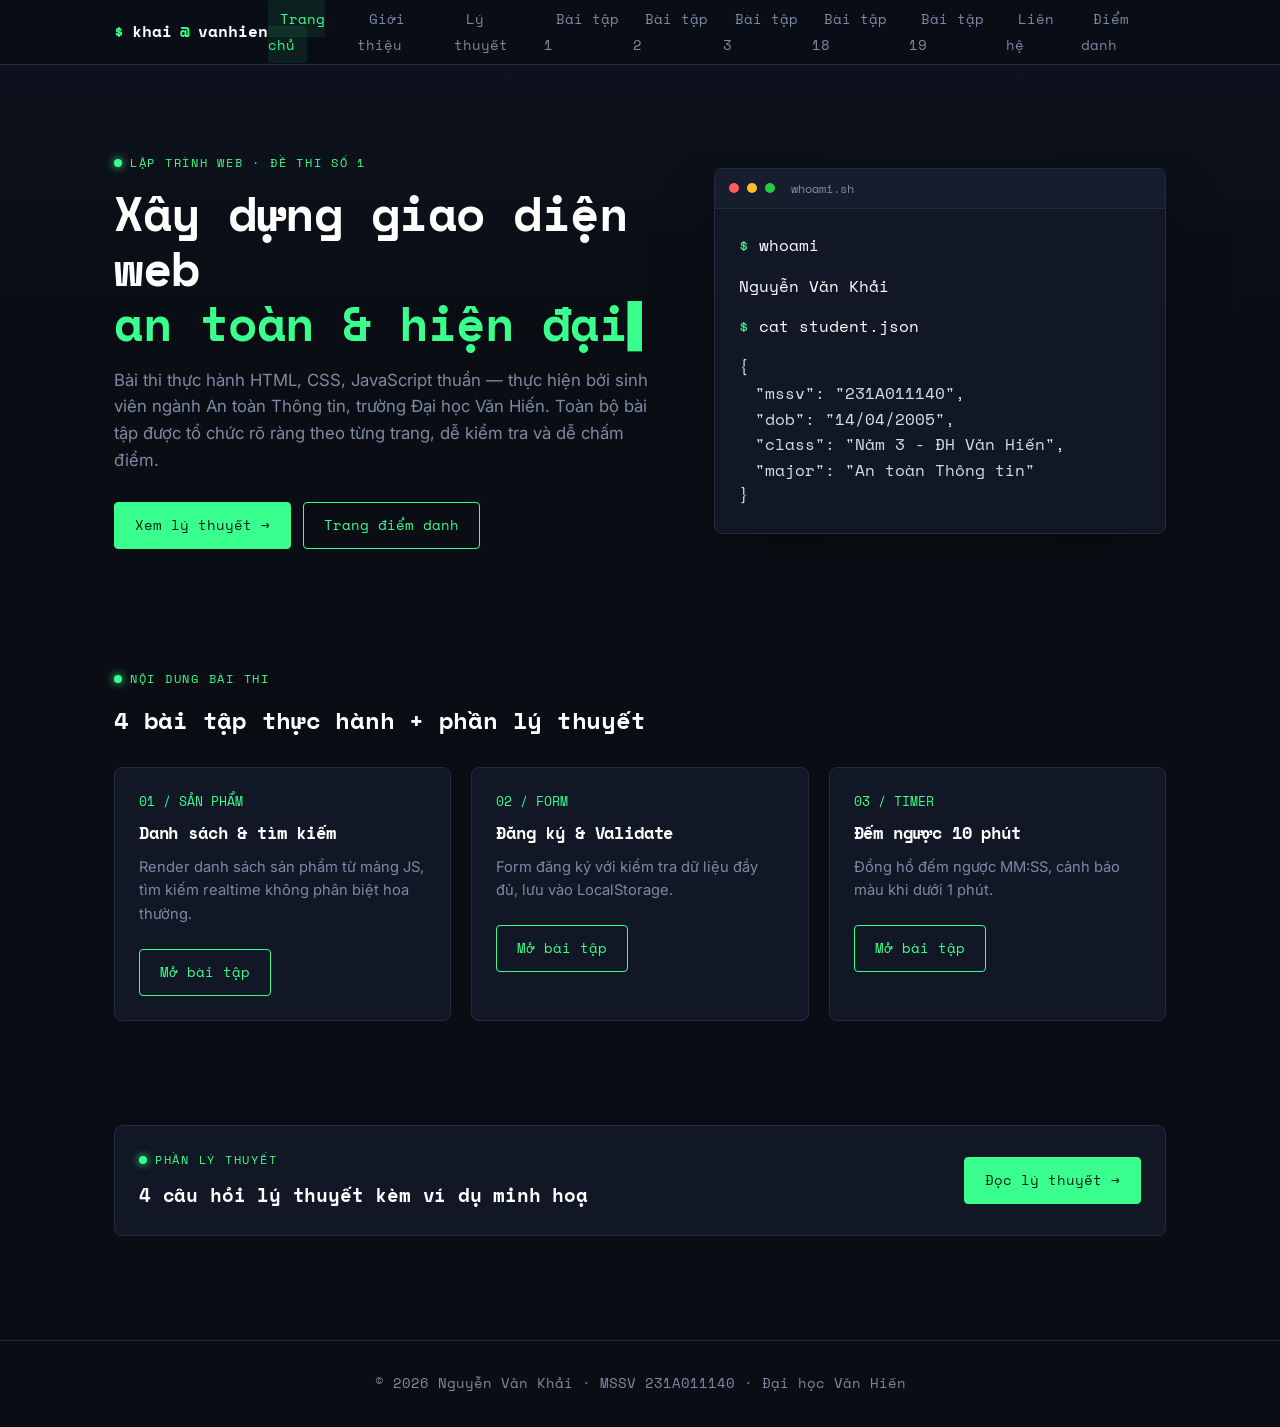
<file: index.html>
<!DOCTYPE html>
<html lang="vi">
<head>
<meta charset="UTF-8">
<meta name="viewport" content="width=device-width, initial-scale=1.0">
<title>Đề Thi Lập Trình Web Số 1 — Nguyễn Văn Khải</title>
<link rel="preconnect" href="https://fonts.googleapis.com">
<link href="https://fonts.googleapis.com/css2?family=Space+Mono:wght@400;700&family=Inter:wght@400;500;600;700&display=swap" rel="stylesheet">
<link rel="stylesheet" href="css/style.css">
</head>
<body>

<nav class="navbar">
  <div class="nav-inner">
    <a href="index.html" class="brand"><span class="dot">$</span> khai<span class="dot">@</span>vanhien</a>
    <button class="nav-toggle" aria-label="Mở menu">☰</button>
    <ul class="nav-links">
      <li><a href="index.html">Trang chủ</a></li>
      <li><a href="about.html">Giới thiệu</a></li>
      <li><a href="theory.html">Lý thuyết</a></li>
      <li><a href="baitap01.html">Bài tập 1</a></li>
      <li><a href="baitap02.html">Bài tập 2</a></li>
      <li><a href="baitap03.html">Bài tập 3</a></li>
      <li><a href="baitap18.html">Bài tập 18</a></li>
      <li><a href="baitap19.html">Bài tập 19</a></li>
      <li><a href="contact.html">Liên hệ</a></li>
      <li><a href="attendance.html">Điểm danh</a></li>
    </ul>
  </div>
</nav>

<header class="hero">
  <div class="container hero-grid">
    <div>
      <div class="eyebrow">Lập Trình Web · Đề thi số 1</div>
      <h1>Xây dựng giao diện web<br><span class="accent type-cursor">an toàn &amp; hiện đại</span></h1>
      <p class="hero-sub">
        Bài thi thực hành HTML, CSS, JavaScript thuần — thực hiện bởi sinh viên ngành
        An toàn Thông tin, trường Đại học Văn Hiến. Toàn bộ bài tập được tổ chức rõ ràng
        theo từng trang, dễ kiểm tra và dễ chấm điểm.
      </p>
      <div class="hero-actions">
        <a href="theory.html" class="btn btn-solid">Xem lý thuyết →</a>
        <a href="attendance.html" class="btn">Trang điểm danh</a>
      </div>
    </div>

    <div class="terminal">
      <div class="terminal-bar">
        <span class="tdot red"></span><span class="tdot yellow"></span><span class="tdot green"></span>
        <span class="tlabel">whoami.sh</span>
      </div>
      <div class="terminal-body">
        <p class="prompt-line"><span class="prompt">$</span> <span class="cmd">whoami</span></p>
        <p style="color:#fff;margin:4px 0 14px;">Nguyễn Văn Khải</p>
        <p class="prompt-line"><span class="prompt">$</span> <span class="cmd">cat student.json</span></p>
        <p style="margin:4px 0 0;">{</p>
        <p style="margin:0 0 0 16px;">"mssv": "231A011140",</p>
        <p style="margin:0 0 0 16px;">"dob": "14/04/2005",</p>
        <p style="margin:0 0 0 16px;">"class": "Năm 3 - ĐH Văn Hiến",</p>
        <p style="margin:0 0 0 16px;">"major": "An toàn Thông tin"</p>
        <p style="margin:0;">}</p>
      </div>
    </div>
  </div>
</header>

<section class="section">
  <div class="container">
    <div class="eyebrow">Nội dung bài thi</div>
    <h2 style="margin-bottom:28px;">4 bài tập thực hành + phần lý thuyết</h2>
    <div class="grid-3">
      <div class="card">
        <div class="card-num">01 / SẢN PHẨM</div>
        <h3 style="font-size:1.05rem;">Danh sách &amp; tìm kiếm</h3>
        <p class="muted" style="font-size:0.92rem;">Render danh sách sản phẩm từ mảng JS, tìm kiếm realtime không phân biệt hoa thường.</p>
        <a href="baitap01.html" class="btn" style="margin-top:8px;">Mở bài tập</a>
      </div>
      <div class="card">
        <div class="card-num">02 / FORM</div>
        <h3 style="font-size:1.05rem;">Đăng ký &amp; Validate</h3>
        <p class="muted" style="font-size:0.92rem;">Form đăng ký với kiểm tra dữ liệu đầy đủ, lưu vào LocalStorage.</p>
        <a href="baitap02.html" class="btn" style="margin-top:8px;">Mở bài tập</a>
      </div>
      <div class="card">
        <div class="card-num">03 / TIMER</div>
        <h3 style="font-size:1.05rem;">Đếm ngược 10 phút</h3>
        <p class="muted" style="font-size:0.92rem;">Đồng hồ đếm ngược MM:SS, cảnh báo màu khi dưới 1 phút.</p>
        <a href="baitap03.html" class="btn" style="margin-top:8px;">Mở bài tập</a>
      </div>
    </div>
  </div>
</section>

<section class="section section-tight">
  <div class="container">
    <div class="card" style="display:flex;align-items:center;justify-content:space-between;gap:20px;flex-wrap:wrap;">
      <div>
        <div class="eyebrow">Phần lý thuyết</div>
        <h3 style="margin:0;">4 câu hỏi lý thuyết kèm ví dụ minh hoạ</h3>
      </div>
      <a href="theory.html" class="btn btn-solid">Đọc lý thuyết →</a>
    </div>
  </div>
</section>

<footer class="site-footer">
  <div class="container">
    © 2026 Nguyễn Văn Khải · MSSV 231A011140 · Đại học Văn Hiến
  </div>
</footer>

<script src="js/script.js"></script>
</body>
</html>
</file>
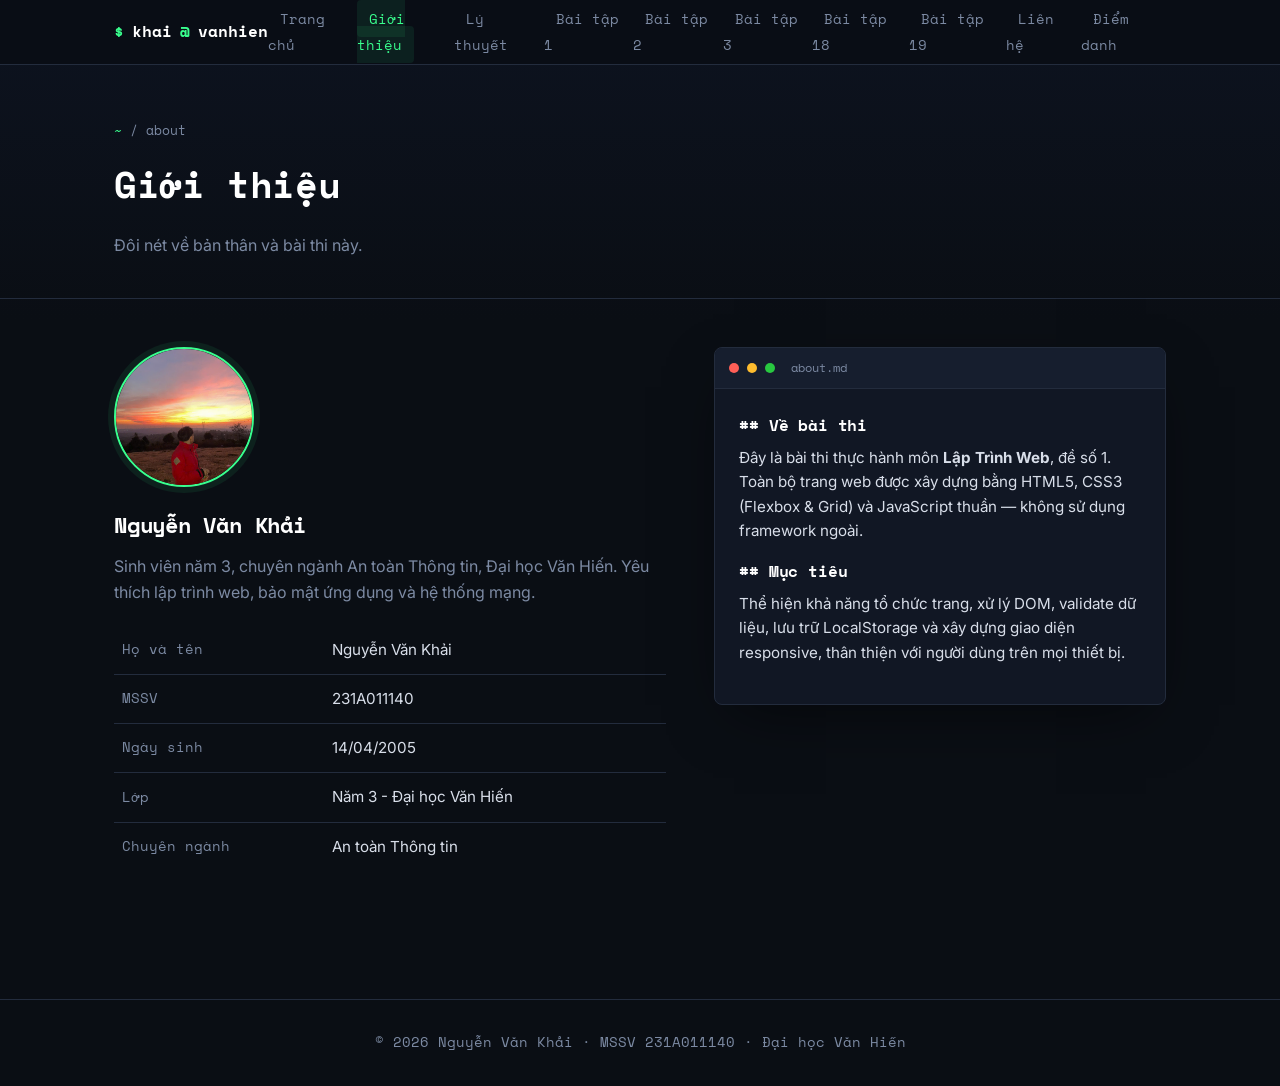
<file: about.html>
<!DOCTYPE html>
<html lang="vi">
<head>
<meta charset="UTF-8">
<meta name="viewport" content="width=device-width, initial-scale=1.0">
<title>Giới thiệu — Nguyễn Văn Khải</title>
<link href="https://fonts.googleapis.com/css2?family=Space+Mono:wght@400;700&family=Inter:wght@400;500;600;700&display=swap" rel="stylesheet">
<link rel="stylesheet" href="css/style.css">
</head>
<body>

<nav class="navbar">
  <div class="nav-inner">
    <a href="index.html" class="brand"><span class="dot">$</span> khai<span class="dot">@</span>vanhien</a>
    <button class="nav-toggle" aria-label="Mở menu">☰</button>
    <ul class="nav-links">
      <li><a href="index.html">Trang chủ</a></li>
      <li><a href="about.html">Giới thiệu</a></li>
      <li><a href="theory.html">Lý thuyết</a></li>
      <li><a href="baitap01.html">Bài tập 1</a></li>
      <li><a href="baitap02.html">Bài tập 2</a></li>
      <li><a href="baitap03.html">Bài tập 3</a></li>
      <li><a href="baitap18.html">Bài tập 18</a></li>
      <li><a href="baitap19.html">Bài tập 19</a></li>
      <li><a href="contact.html">Liên hệ</a></li>
      <li><a href="attendance.html">Điểm danh</a></li>
    </ul>
  </div>
</nav>

<div class="page-head">
  <div class="container">
    <div class="breadcrumb"><span class="accent">~</span> / about</div>
    <h1>Giới thiệu</h1>
    <p class="muted">Đôi nét về bản thân và bài thi này.</p>
  </div>
</div>

<section class="section" style="padding-top:0;">
  <div class="container hero-grid" style="align-items:start;">
    <div>
      <img class="avatar" src="images/avatar.jpg" alt="Ảnh đại diện Nguyễn Văn Khải" style="margin-bottom:20px;">
      <h2 style="font-size:1.4rem;">Nguyễn Văn Khải</h2>
      <p class="muted">Sinh viên năm 3, chuyên ngành An toàn Thông tin, Đại học Văn Hiến. Yêu thích lập trình web, bảo mật ứng dụng và hệ thống mạng.</p>

      <table class="info-table" style="margin-top:20px;">
        <tr><td>Họ và tên</td><td>Nguyễn Văn Khải</td></tr>
        <tr><td>MSSV</td><td>231A011140</td></tr>
        <tr><td>Ngày sinh</td><td>14/04/2005</td></tr>
        <tr><td>Lớp</td><td>Năm 3 - Đại học Văn Hiến</td></tr>
        <tr><td>Chuyên ngành</td><td>An toàn Thông tin</td></tr>
      </table>
    </div>

    <div class="terminal">
      <div class="terminal-bar">
        <span class="tdot red"></span><span class="tdot yellow"></span><span class="tdot green"></span>
        <span class="tlabel">about.md</span>
      </div>
      <div class="terminal-body" style="font-family: var(--font-body); font-size:0.95rem;">
        <h3 style="font-family:var(--font-display); font-size:1rem;">## Về bài thi</h3>
        <p>Đây là bài thi thực hành môn <strong>Lập Trình Web</strong>, đề số 1. Toàn bộ trang web được xây dựng bằng
        HTML5, CSS3 (Flexbox &amp; Grid) và JavaScript thuần — không sử dụng framework ngoài.</p>
        <h3 style="font-family:var(--font-display); font-size:1rem;">## Mục tiêu</h3>
        <p>Thể hiện khả năng tổ chức trang, xử lý DOM, validate dữ liệu, lưu trữ LocalStorage và xây dựng giao diện
        responsive, thân thiện với người dùng trên mọi thiết bị.</p>
      </div>
    </div>
  </div>
</section>

<footer class="site-footer">
  <div class="container">© 2026 Nguyễn Văn Khải · MSSV 231A011140 · Đại học Văn Hiến</div>
</footer>

<script src="js/script.js"></script>
</body>
</html>
</file>
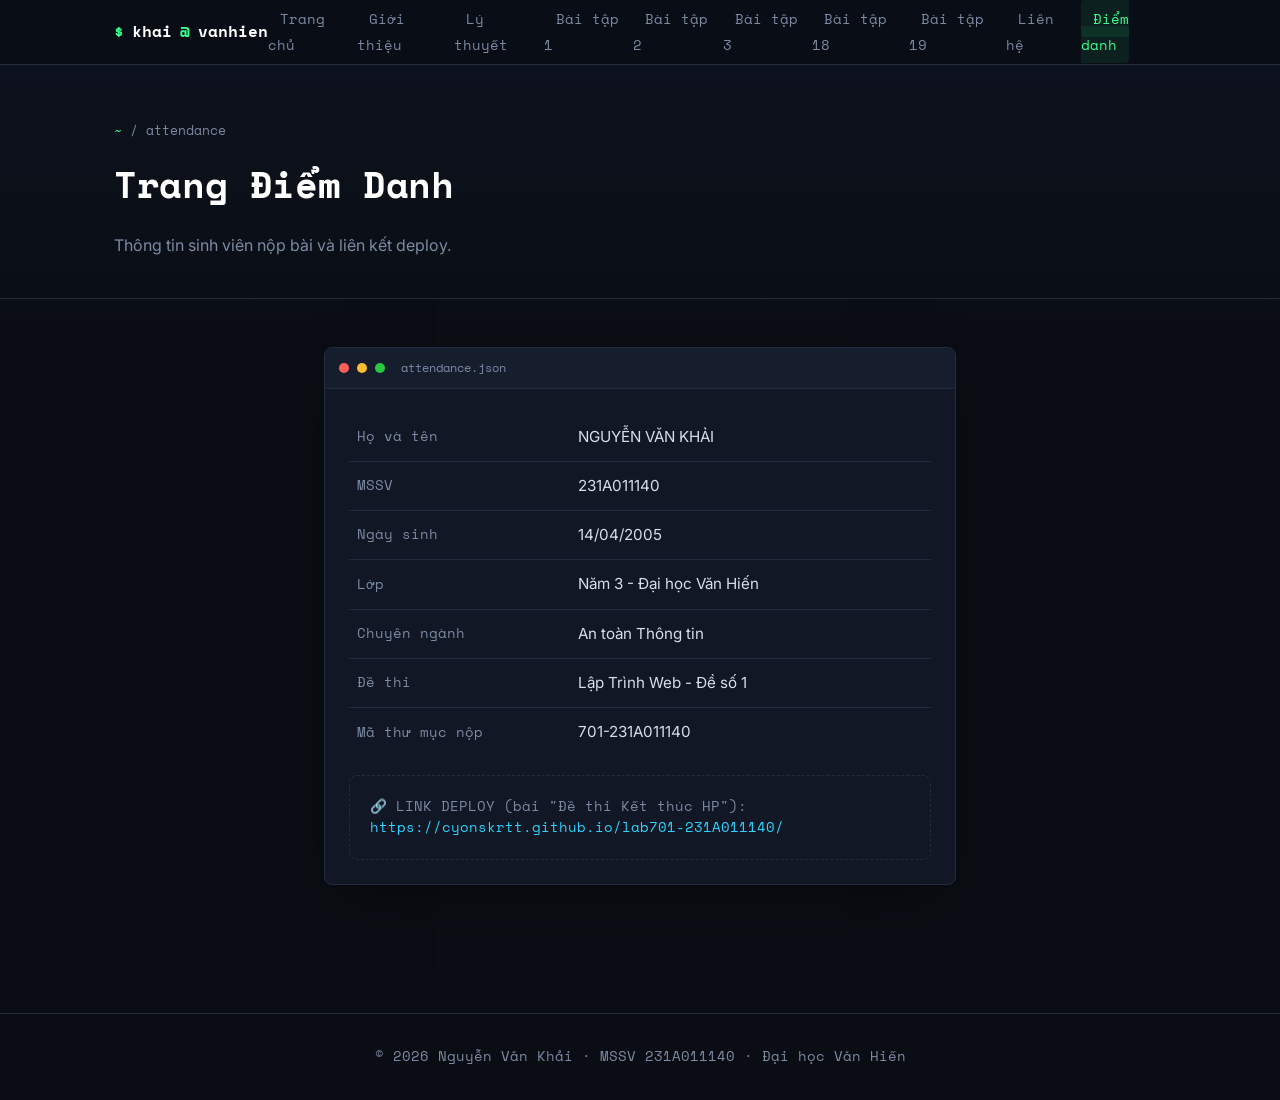
<file: attendance.html>
<!DOCTYPE html>
<html lang="vi">
<head>
<meta charset="UTF-8">
<meta name="viewport" content="width=device-width, initial-scale=1.0">
<title>Điểm danh — Nguyễn Văn Khải</title>
<link href="https://fonts.googleapis.com/css2?family=Space+Mono:wght@400;700&family=Inter:wght@400;500;600;700&display=swap" rel="stylesheet">
<link rel="stylesheet" href="css/style.css">
</head>
<body>

<nav class="navbar">
  <div class="nav-inner">
    <a href="index.html" class="brand"><span class="dot">$</span> khai<span class="dot">@</span>vanhien</a>
    <button class="nav-toggle" aria-label="Mở menu">☰</button>
    <ul class="nav-links">
      <li><a href="index.html">Trang chủ</a></li>
      <li><a href="about.html">Giới thiệu</a></li>
      <li><a href="theory.html">Lý thuyết</a></li>
      <li><a href="baitap01.html">Bài tập 1</a></li>
      <li><a href="baitap02.html">Bài tập 2</a></li>
      <li><a href="baitap03.html">Bài tập 3</a></li>
      <li><a href="baitap18.html">Bài tập 18</a></li>
      <li><a href="baitap19.html">Bài tập 19</a></li>
      <li><a href="contact.html">Liên hệ</a></li>
      <li><a href="attendance.html">Điểm danh</a></li>
    </ul>
  </div>
</nav>

<div class="page-head">
  <div class="container">
    <div class="breadcrumb"><span class="accent">~</span> / attendance</div>
    <h1>Trang Điểm Danh</h1>
    <p class="muted">Thông tin sinh viên nộp bài và liên kết deploy.</p>
  </div>
</div>

<section class="section" style="padding-top:0;">
  <div class="container" style="max-width:680px;">

    <div class="terminal">
      <div class="terminal-bar">
        <span class="tdot red"></span><span class="tdot yellow"></span><span class="tdot green"></span>
        <span class="tlabel">attendance.json</span>
      </div>
      <div class="terminal-body" style="font-family: var(--font-body);">
        <table class="info-table">
          <tr><td>Họ và tên</td><td>NGUYỄN VĂN KHẢI</td></tr>
          <tr><td>MSSV</td><td>231A011140</td></tr>
          <tr><td>Ngày sinh</td><td>14/04/2005</td></tr>
          <tr><td>Lớp</td><td>Năm 3 - Đại học Văn Hiến</td></tr>
          <tr><td>Chuyên ngành</td><td>An toàn Thông tin</td></tr>
          <tr><td>Đề thi</td><td>Lập Trình Web - Đề số 1</td></tr>
          <tr><td>Mã thư mục nộp</td><td>701-231A011140</td></tr>
        </table>

        <div class="deploy-box">
          🔗 LINK DEPLOY (bài "Đề thi Kết thúc HP"):
          <a href="https://cyonskrtt.github.io/https-cyonskrtt.github.io-lab701-231A011140-/
" target="_blank" rel="noopener">
            https://cyonskrtt.github.io/lab701-231A011140/
          </a>
        </div>
      </div>
    </div>

  </div>
</section>

<footer class="site-footer">
  <div class="container">© 2026 Nguyễn Văn Khải · MSSV 231A011140 · Đại học Văn Hiến</div>
</footer>

<script src="js/script.js"></script>
</body>
</html>
</file>
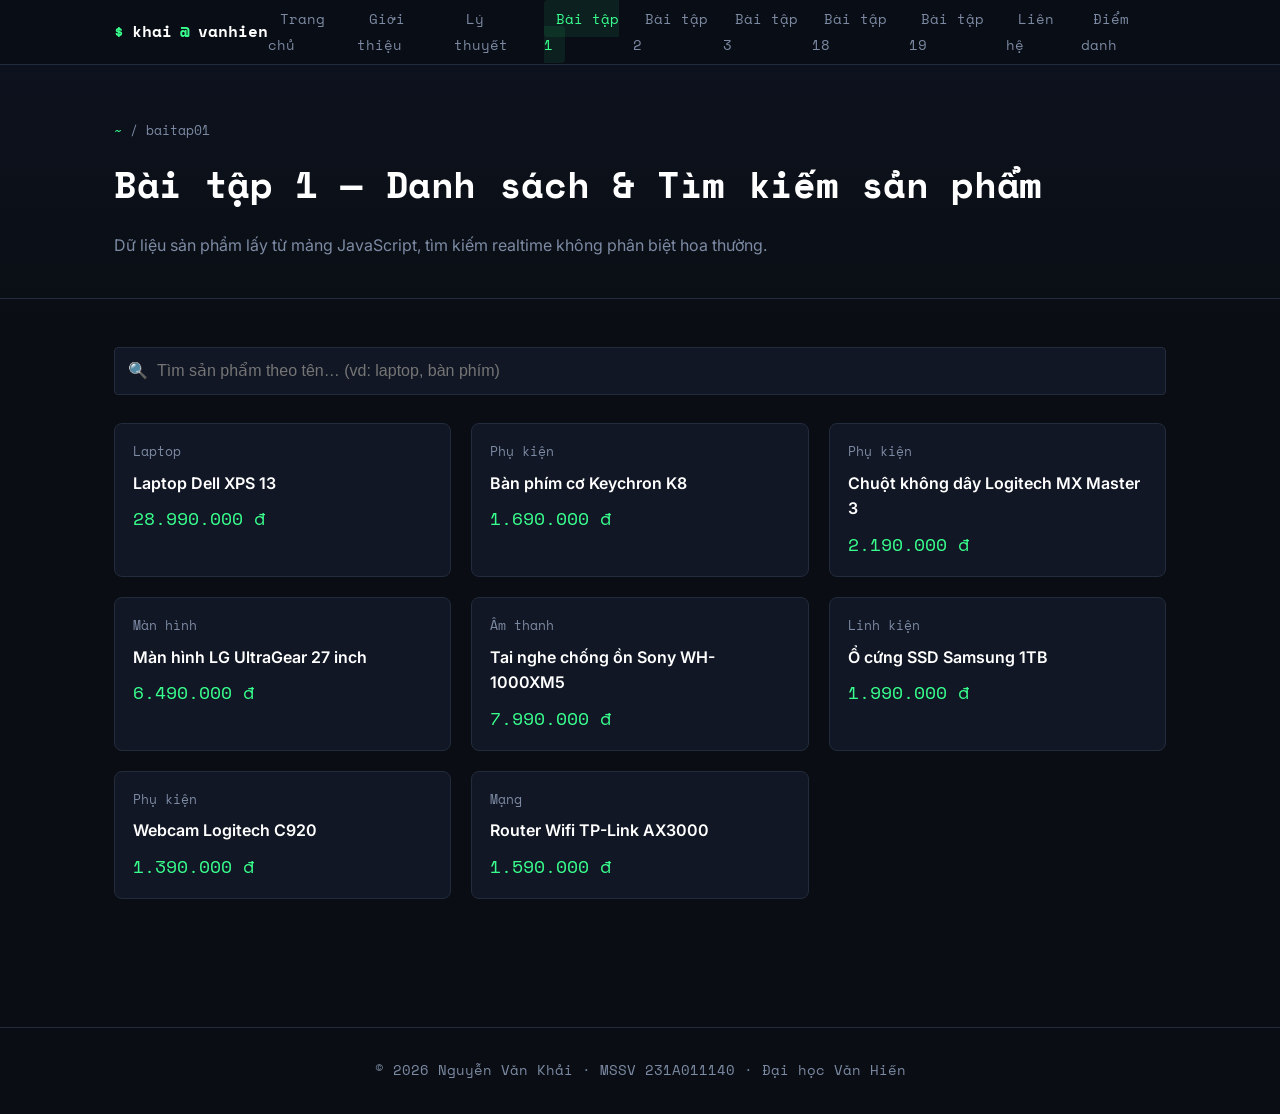
<file: baitap01.html>
<!DOCTYPE html>
<html lang="vi">
<head>
<meta charset="UTF-8">
<meta name="viewport" content="width=device-width, initial-scale=1.0">
<title>Bài tập 1 — Danh sách sản phẩm</title>
<link href="https://fonts.googleapis.com/css2?family=Space+Mono:wght@400;700&family=Inter:wght@400;500;600;700&display=swap" rel="stylesheet">
<link rel="stylesheet" href="css/style.css">
</head>
<body>

<nav class="navbar">
  <div class="nav-inner">
    <a href="index.html" class="brand"><span class="dot">$</span> khai<span class="dot">@</span>vanhien</a>
    <button class="nav-toggle" aria-label="Mở menu">☰</button>
    <ul class="nav-links">
      <li><a href="index.html">Trang chủ</a></li>
      <li><a href="about.html">Giới thiệu</a></li>
      <li><a href="theory.html">Lý thuyết</a></li>
      <li><a href="baitap01.html">Bài tập 1</a></li>
      <li><a href="baitap02.html">Bài tập 2</a></li>
      <li><a href="baitap03.html">Bài tập 3</a></li>
      <li><a href="baitap18.html">Bài tập 18</a></li>
      <li><a href="baitap19.html">Bài tập 19</a></li>
      <li><a href="contact.html">Liên hệ</a></li>
      <li><a href="attendance.html">Điểm danh</a></li>
    </ul>
  </div>
</nav>

<div class="page-head">
  <div class="container">
    <div class="breadcrumb"><span class="accent">~</span> / baitap01</div>
    <h1>Bài tập 1 — Danh sách &amp; Tìm kiếm sản phẩm</h1>
    <p class="muted">Dữ liệu sản phẩm lấy từ mảng JavaScript, tìm kiếm realtime không phân biệt hoa thường.</p>
  </div>
</div>

<section class="section" style="padding-top:0;">
  <div class="container">

    <div class="search-bar">
      <span class="icon">🔍</span>
      <input type="search" id="searchInput" placeholder="Tìm sản phẩm theo tên… (vd: laptop, bàn phím)" autocomplete="off">
    </div>

    <div class="grid-3" id="productGrid"></div>

    <div class="empty-state" id="emptyState">
      <div class="glyph">∅</div>
      <p>Không tìm thấy sản phẩm nào phù hợp.</p>
    </div>

  </div>
</section>

<footer class="site-footer">
  <div class="container">© 2026 Nguyễn Văn Khải · MSSV 231A011140 · Đại học Văn Hiến</div>
</footer>

<script src="js/script.js"></script>
<script>
  // Mảng dữ liệu sản phẩm (≥ 5 sản phẩm)
  const products = [
    { name: "Laptop Dell XPS 13", price: 28990000, category: "Laptop" },
    { name: "Bàn phím cơ Keychron K8", price: 1690000, category: "Phụ kiện" },
    { name: "Chuột không dây Logitech MX Master 3", price: 2190000, category: "Phụ kiện" },
    { name: "Màn hình LG UltraGear 27 inch", price: 6490000, category: "Màn hình" },
    { name: "Tai nghe chống ồn Sony WH-1000XM5", price: 7990000, category: "Âm thanh" },
    { name: "Ổ cứng SSD Samsung 1TB", price: 1990000, category: "Linh kiện" },
    { name: "Webcam Logitech C920", price: 1390000, category: "Phụ kiện" },
    { name: "Router Wifi TP-Link AX3000", price: 1590000, category: "Mạng" },
  ];

  const grid = document.getElementById('productGrid');
  const emptyState = document.getElementById('emptyState');
  const searchInput = document.getElementById('searchInput');

  function formatPrice(n) {
    return n.toLocaleString('vi-VN') + ' đ';
  }

  function renderProducts(list) {
    grid.innerHTML = '';
    if (list.length === 0) {
      emptyState.classList.add('show');
      return;
    }
    emptyState.classList.remove('show');
    list.forEach(p => {
      const card = document.createElement('div');
      card.className = 'product-card';
      card.innerHTML = `
        <div class="pcat">${p.category}</div>
        <div class="ptitle">${p.name}</div>
        <div class="pprice">${formatPrice(p.price)}</div>
      `;
      grid.appendChild(card);
    });
  }

  // Tìm kiếm realtime, không phân biệt hoa thường
  searchInput.addEventListener('input', () => {
    const keyword = searchInput.value.trim().toLowerCase();
    const filtered = products.filter(p =>
      p.name.toLowerCase().includes(keyword) ||
      p.category.toLowerCase().includes(keyword)
    );
    renderProducts(filtered);
  });

  renderProducts(products);
</script>
</body>
</html>
</file>
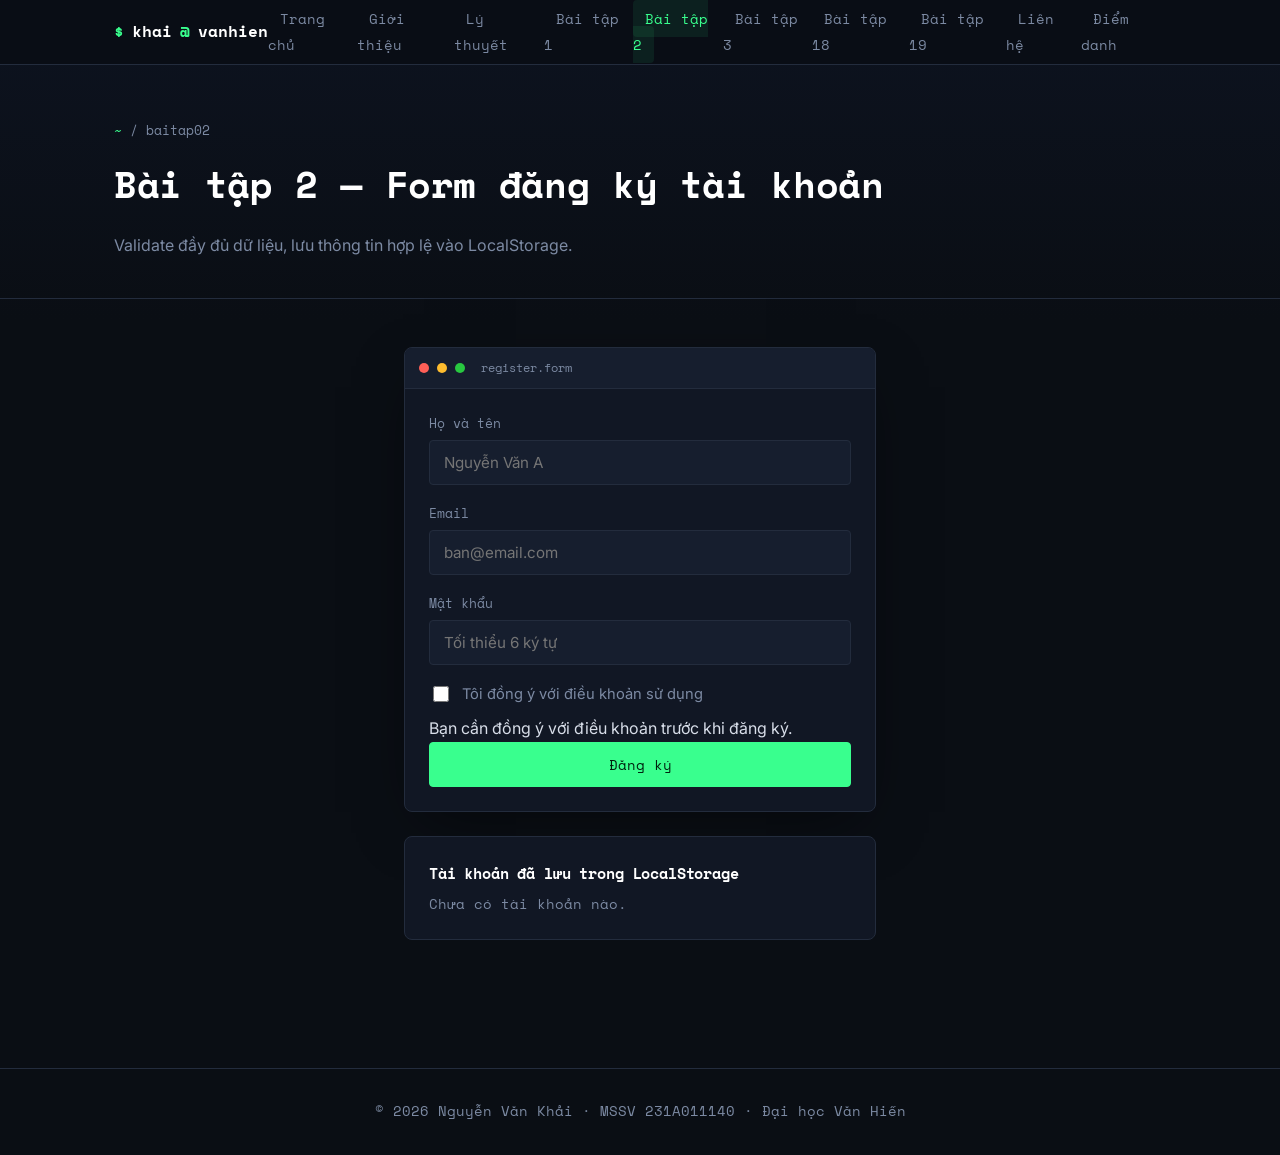
<file: baitap02.html>
<!DOCTYPE html>
<html lang="vi">
<head>
<meta charset="UTF-8">
<meta name="viewport" content="width=device-width, initial-scale=1.0">
<title>Bài tập 2 — Form đăng ký</title>
<link href="https://fonts.googleapis.com/css2?family=Space+Mono:wght@400;700&family=Inter:wght@400;500;600;700&display=swap" rel="stylesheet">
<link rel="stylesheet" href="css/style.css">
</head>
<body>

<nav class="navbar">
  <div class="nav-inner">
    <a href="index.html" class="brand"><span class="dot">$</span> khai<span class="dot">@</span>vanhien</a>
    <button class="nav-toggle" aria-label="Mở menu">☰</button>
    <ul class="nav-links">
      <li><a href="index.html">Trang chủ</a></li>
      <li><a href="about.html">Giới thiệu</a></li>
      <li><a href="theory.html">Lý thuyết</a></li>
      <li><a href="baitap01.html">Bài tập 1</a></li>
      <li><a href="baitap02.html">Bài tập 2</a></li>
      <li><a href="baitap03.html">Bài tập 3</a></li>
      <li><a href="baitap18.html">Bài tập 18</a></li>
      <li><a href="baitap19.html">Bài tập 19</a></li>
      <li><a href="contact.html">Liên hệ</a></li>
      <li><a href="attendance.html">Điểm danh</a></li>
    </ul>
  </div>
</nav>

<div class="page-head">
  <div class="container">
    <div class="breadcrumb"><span class="accent">~</span> / baitap02</div>
    <h1>Bài tập 2 — Form đăng ký tài khoản</h1>
    <p class="muted">Validate đầy đủ dữ liệu, lưu thông tin hợp lệ vào LocalStorage.</p>
  </div>
</div>

<section class="section" style="padding-top:0;">
  <div class="container" style="max-width:520px;">

    <div class="terminal">
      <div class="terminal-bar">
        <span class="tdot red"></span><span class="tdot yellow"></span><span class="tdot green"></span>
        <span class="tlabel">register.form</span>
      </div>
      <div class="terminal-body" style="font-family: var(--font-body);">

        <div class="alert alert-success" id="successAlert">✔ Đăng ký thành công! Dữ liệu đã được lưu vào LocalStorage.</div>
        <div class="alert alert-error" id="errorAlert">✘ Vui lòng kiểm tra lại các trường thông tin bên dưới.</div>

        <form id="registerForm" novalidate>
          <div class="field">
            <label for="fullname">Họ và tên</label>
            <input type="text" id="fullname" name="fullname" placeholder="Nguyễn Văn A">
            <div class="error-msg" id="fullnameError">Vui lòng nhập họ tên (ít nhất 2 ký tự).</div>
          </div>

          <div class="field">
            <label for="email">Email</label>
            <input type="email" id="email" name="email" placeholder="ban@email.com">
            <div class="error-msg" id="emailError">Email không hợp lệ.</div>
          </div>

          <div class="field">
            <label for="password">Mật khẩu</label>
            <input type="password" id="password" name="password" placeholder="Tối thiểu 6 ký tự">
            <div class="error-msg" id="passwordError">Mật khẩu phải có ít nhất 6 ký tự.</div>
          </div>

          <div class="checkbox-row">
            <input type="checkbox" id="agree" name="agree">
            <label for="agree" style="margin:0;">Tôi đồng ý với điều khoản sử dụng</label>
          </div>
          <div class="error-msg" id="agreeError" style="margin-top:-12px;">Bạn cần đồng ý với điều khoản trước khi đăng ký.</div>

          <button type="submit" class="btn btn-solid btn-block">Đăng ký</button>
        </form>

      </div>
    </div>

    <div class="card" style="margin-top:24px;">
      <h3 style="font-size:0.95rem;">Tài khoản đã lưu trong LocalStorage</h3>
      <div id="savedList" class="muted" style="font-size:0.88rem; font-family: var(--font-display);">Chưa có tài khoản nào.</div>
    </div>

  </div>
</section>

<footer class="site-footer">
  <div class="container">© 2026 Nguyễn Văn Khải · MSSV 231A011140 · Đại học Văn Hiến</div>
</footer>

<script src="js/script.js"></script>
<script>
  const form = document.getElementById('registerForm');
  const fullname = document.getElementById('fullname');
  const email = document.getElementById('email');
  const password = document.getElementById('password');
  const agree = document.getElementById('agree');
  const successAlert = document.getElementById('successAlert');
  const errorAlert = document.getElementById('errorAlert');
  const savedList = document.getElementById('savedList');

  const STORAGE_KEY = 'baitap02_users';

  function showError(input, errorId, condition) {
    const errEl = document.getElementById(errorId);
    if (condition) {
      input.classList.add('invalid');
      errEl.classList.add('show');
    } else {
      input.classList.remove('invalid');
      errEl.classList.remove('show');
    }
    return condition;
  }

  function validate() {
    let hasError = false;

    const nameInvalid = fullname.value.trim().length < 2;
    if (showError(fullname, 'fullnameError', nameInvalid)) hasError = true;

    const emailPattern = /^[^\s@]+@[^\s@]+\.[^\s@]+$/;
    const emailInvalid = !emailPattern.test(email.value.trim());
    if (showError(email, 'emailError', emailInvalid)) hasError = true;

    const passInvalid = password.value.length < 6;
    if (showError(password, 'passwordError', passInvalid)) hasError = true;

    const agreeError = document.getElementById('agreeError');
    if (!agree.checked) {
      agreeError.classList.add('show');
      hasError = true;
    } else {
      agreeError.classList.remove('show');
    }

    return !hasError;
  }

  function loadUsers() {
    return JSON.parse(localStorage.getItem(STORAGE_KEY) || '[]');
  }

  function renderSaved() {
    const users = loadUsers();
    if (users.length === 0) {
      savedList.textContent = 'Chưa có tài khoản nào.';
      return;
    }
    savedList.innerHTML = users.map(u => `→ ${u.fullname} &lt;${u.email}&gt;`).join('<br>');
  }

  form.addEventListener('submit', (e) => {
    e.preventDefault();
    successAlert.classList.remove('show');
    errorAlert.classList.remove('show');

    const isValid = validate();

    if (!isValid) {
      errorAlert.classList.add('show');
      return;
    }

    const users = loadUsers();
    users.push({
      fullname: fullname.value.trim(),
      email: email.value.trim(),
      // Lưu ý: thực tế không nên lưu mật khẩu thô vào LocalStorage,
      // đây chỉ là bài tập minh hoạ cho mục đích học tập.
      password: password.value
    });
    localStorage.setItem(STORAGE_KEY, JSON.stringify(users));

    successAlert.classList.add('show');
    form.reset();
    renderSaved();
  });

  renderSaved();
</script>
</body>
</html>
</file>
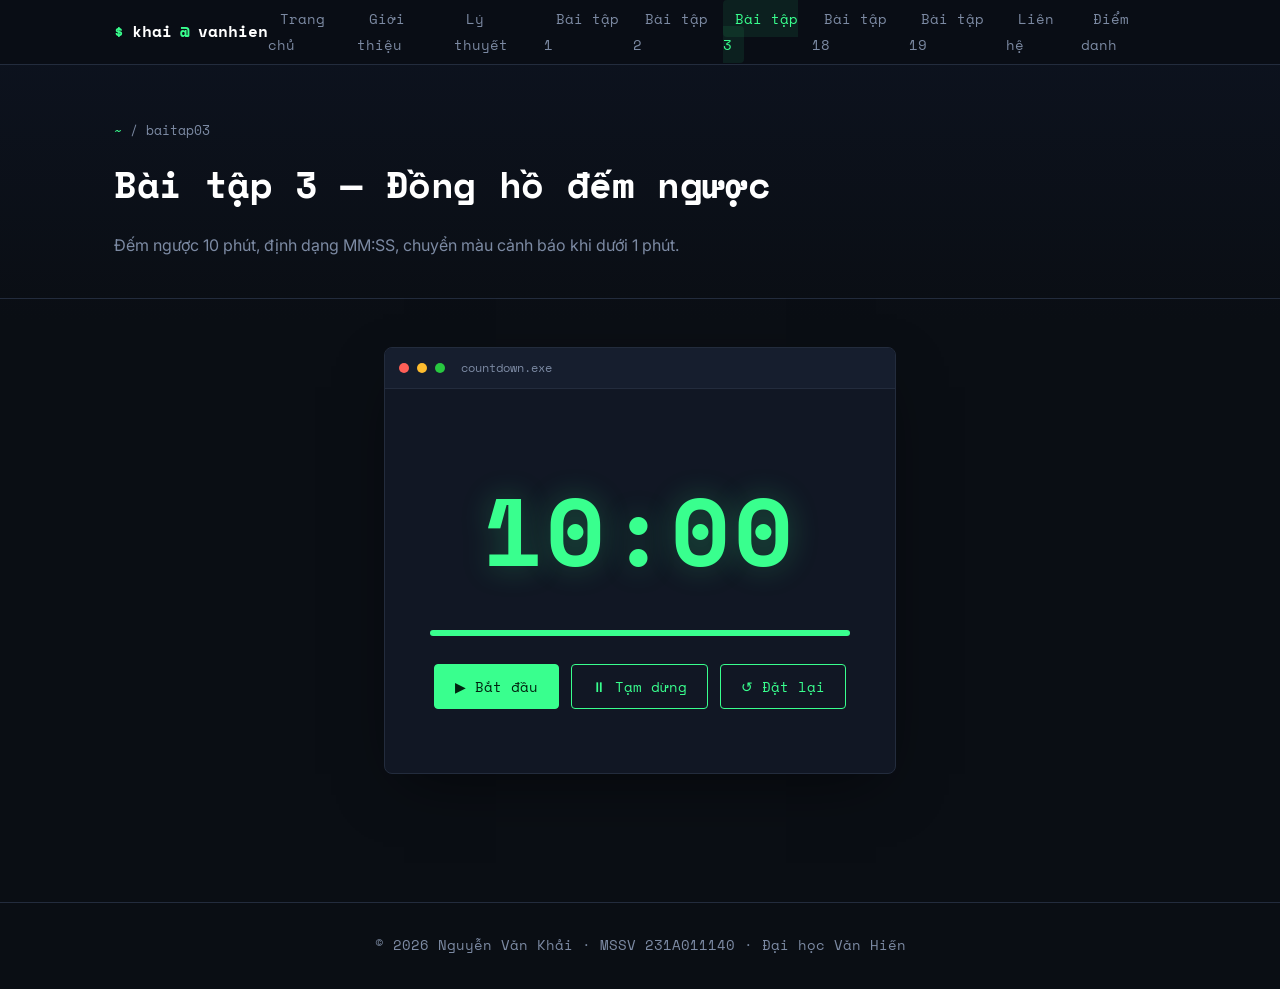
<file: baitap03.html>
<!DOCTYPE html>
<html lang="vi">
<head>
<meta charset="UTF-8">
<meta name="viewport" content="width=device-width, initial-scale=1.0">
<title>Bài tập 3 — Đếm ngược 10 phút</title>
<link href="https://fonts.googleapis.com/css2?family=Space+Mono:wght@400;700&family=Inter:wght@400;500;600;700&display=swap" rel="stylesheet">
<link rel="stylesheet" href="css/style.css">
</head>
<body>

<nav class="navbar">
  <div class="nav-inner">
    <a href="index.html" class="brand"><span class="dot">$</span> khai<span class="dot">@</span>vanhien</a>
    <button class="nav-toggle" aria-label="Mở menu">☰</button>
    <ul class="nav-links">
      <li><a href="index.html">Trang chủ</a></li>
      <li><a href="about.html">Giới thiệu</a></li>
      <li><a href="theory.html">Lý thuyết</a></li>
      <li><a href="baitap01.html">Bài tập 1</a></li>
      <li><a href="baitap02.html">Bài tập 2</a></li>
      <li><a href="baitap03.html">Bài tập 3</a></li>
      <li><a href="baitap18.html">Bài tập 18</a></li>
      <li><a href="baitap19.html">Bài tập 19</a></li>
      <li><a href="contact.html">Liên hệ</a></li>
      <li><a href="attendance.html">Điểm danh</a></li>
    </ul>
  </div>
</nav>

<div class="page-head">
  <div class="container">
    <div class="breadcrumb"><span class="accent">~</span> / baitap03</div>
    <h1>Bài tập 3 — Đồng hồ đếm ngược</h1>
    <p class="muted">Đếm ngược 10 phút, định dạng MM:SS, chuyển màu cảnh báo khi dưới 1 phút.</p>
  </div>
</div>

<section class="section" style="padding-top:0;">
  <div class="container" style="max-width:560px;">
    <div class="terminal">
      <div class="terminal-bar">
        <span class="tdot red"></span><span class="tdot yellow"></span><span class="tdot green"></span>
        <span class="tlabel">countdown.exe</span>
      </div>
      <div class="terminal-body" style="font-family: var(--font-body);">
        <div class="countdown-wrap">
          <div class="countdown-display" id="display">10:00</div>
          <div class="countdown-bar"><div class="countdown-bar-fill" id="barFill"></div></div>
          <div class="countdown-controls">
            <button class="btn btn-solid" id="startBtn">▶ Bắt đầu</button>
            <button class="btn" id="pauseBtn">⏸ Tạm dừng</button>
            <button class="btn" id="resetBtn">↺ Đặt lại</button>
          </div>
        </div>
      </div>
    </div>
  </div>
</section>

<footer class="site-footer">
  <div class="container">© 2026 Nguyễn Văn Khải · MSSV 231A011140 · Đại học Văn Hiến</div>
</footer>

<script src="js/script.js"></script>
<script>
  const TOTAL_SECONDS = 10 * 60; // 10 phút
  let remaining = TOTAL_SECONDS;
  let timerId = null;

  const display = document.getElementById('display');
  const barFill = document.getElementById('barFill');
  const startBtn = document.getElementById('startBtn');
  const pauseBtn = document.getElementById('pauseBtn');
  const resetBtn = document.getElementById('resetBtn');

  function format(sec) {
    const m = Math.floor(sec / 60).toString().padStart(2, '0');
    const s = (sec % 60).toString().padStart(2, '0');
    return `${m}:${s}`;
  }

  function render() {
    display.textContent = format(remaining);
    const pct = (remaining / TOTAL_SECONDS) * 100;
    barFill.style.width = pct + '%';

    const isDanger = remaining <= 60 && remaining > 0;
    display.classList.toggle('danger', isDanger);
    barFill.classList.toggle('danger', isDanger);
  }

  function tick() {
    if (remaining <= 0) {
      clearInterval(timerId);
      timerId = null;
      render();
      alert('⏰ Hết giờ!');
      return;
    }
    remaining--;
    render();
  }

  startBtn.addEventListener('click', () => {
    if (timerId || remaining <= 0) return;
    timerId = setInterval(tick, 1000);
  });

  pauseBtn.addEventListener('click', () => {
    clearInterval(timerId);
    timerId = null;
  });

  resetBtn.addEventListener('click', () => {
    clearInterval(timerId);
    timerId = null;
    remaining = TOTAL_SECONDS;
    render();
  });

  render();
</script>
</body>
</html>
</file>
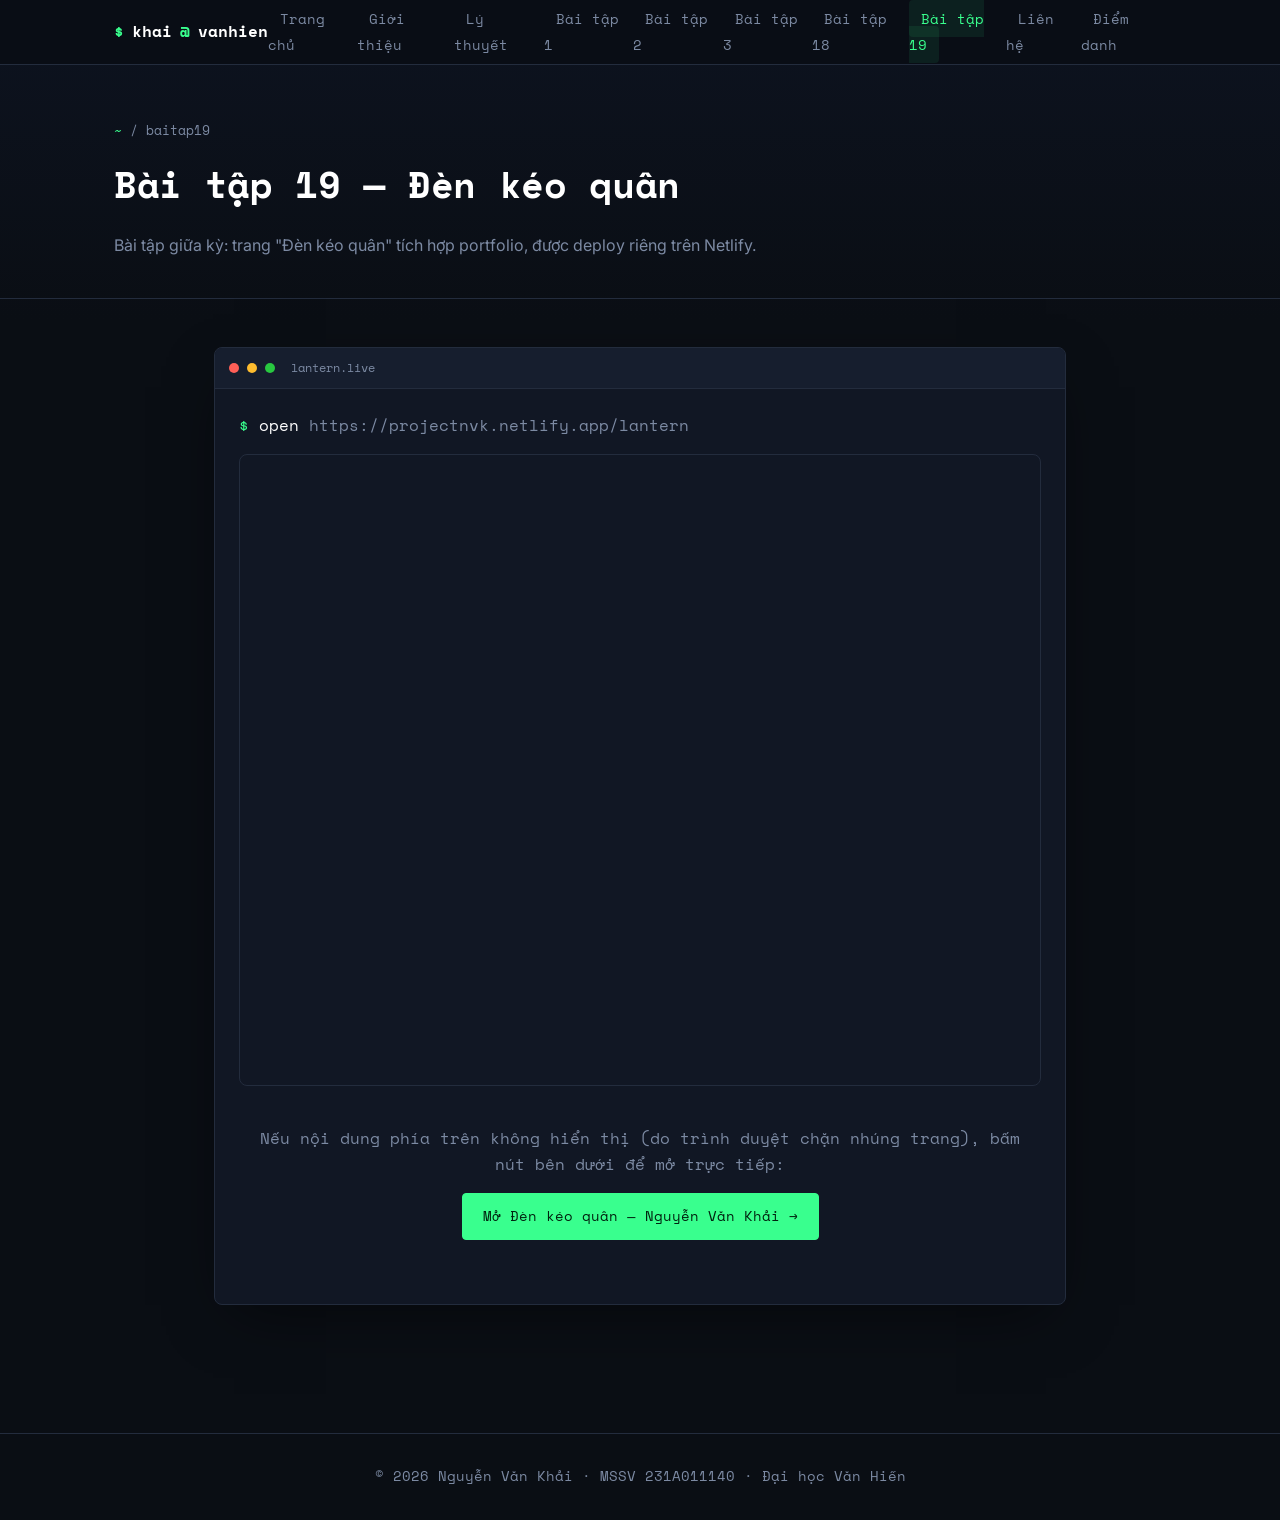
<file: baitap19.html>
<!DOCTYPE html>
<html lang="vi">
<head>
<meta charset="UTF-8">
<meta name="viewport" content="width=device-width, initial-scale=1.0">
<title>Bài tập 19 — Đèn kéo quân</title>
<link href="https://fonts.googleapis.com/css2?family=Space+Mono:wght@400;700&family=Inter:wght@400;500;600;700&display=swap" rel="stylesheet">
<link rel="stylesheet" href="css/style.css">
<style>
  .lantern-frame-wrap {
    border: 1px solid var(--border);
    border-radius: 8px;
    overflow: hidden;
    background: var(--surface-solid);
  }
  .lantern-frame-wrap iframe {
    width: 100%;
    height: 70vh;
    border: 0;
    display: block;
  }
  .lantern-fallback {
    text-align: center;
    padding: 40px 20px;
  }
</style>
</head>
<body>

<nav class="navbar">
  <div class="nav-inner">
    <a href="index.html" class="brand"><span class="dot">$</span> khai<span class="dot">@</span>vanhien</a>
    <button class="nav-toggle" aria-label="Mở menu">☰</button>
    <ul class="nav-links">
      <li><a href="index.html">Trang chủ</a></li>
      <li><a href="about.html">Giới thiệu</a></li>
      <li><a href="theory.html">Lý thuyết</a></li>
      <li><a href="baitap01.html">Bài tập 1</a></li>
      <li><a href="baitap02.html">Bài tập 2</a></li>
      <li><a href="baitap03.html">Bài tập 3</a></li>
      <li><a href="baitap18.html">Bài tập 18</a></li>
      <li><a href="baitap19.html">Bài tập 19</a></li>
      <li><a href="contact.html">Liên hệ</a></li>
      <li><a href="attendance.html">Điểm danh</a></li>
    </ul>
  </div>
</nav>

<div class="page-head">
  <div class="container">
    <div class="breadcrumb"><span class="accent">~</span> / baitap19</div>
    <h1>Bài tập 19 — Đèn kéo quân</h1>
    <p class="muted">Bài tập giữa kỳ: trang "Đèn kéo quân" tích hợp portfolio, được deploy riêng trên Netlify.</p>
  </div>
</div>

<section class="section" style="padding-top:0;">
  <div class="container" style="max-width:900px;">

    <div class="terminal">
      <div class="terminal-bar">
        <span class="tdot red"></span><span class="tdot yellow"></span><span class="tdot green"></span>
        <span class="tlabel">lantern.live</span>
      </div>
      <div class="terminal-body">
        <p class="prompt-line" style="margin-bottom: 16px;">
          <span class="prompt">$</span> <span class="cmd">open</span> https://projectnvk.netlify.app/lantern
        </p>

        <div class="lantern-frame-wrap">
          <iframe
            src="https://projectnvk.netlify.app/lantern"
            title="Đèn kéo quân — Nguyễn Văn Khải"
            loading="lazy">
          </iframe>
        </div>

        <div class="lantern-fallback">
          <p class="muted" style="margin-bottom: 16px;">
            Nếu nội dung phía trên không hiển thị (do trình duyệt chặn nhúng trang), bấm nút bên dưới để mở trực tiếp:
          </p>
          <a href="https://projectnvk.netlify.app/lantern" target="_blank" rel="noopener" class="btn btn-solid">
            Mở Đèn kéo quân — Nguyễn Văn Khải →
          </a>
        </div>
      </div>
    </div>

  </div>
</section>

<footer class="site-footer">
  <div class="container">© 2026 Nguyễn Văn Khải · MSSV 231A011140 · Đại học Văn Hiến</div>
</footer>

<script src="js/script.js"></script>
</body>
</html>
</file>
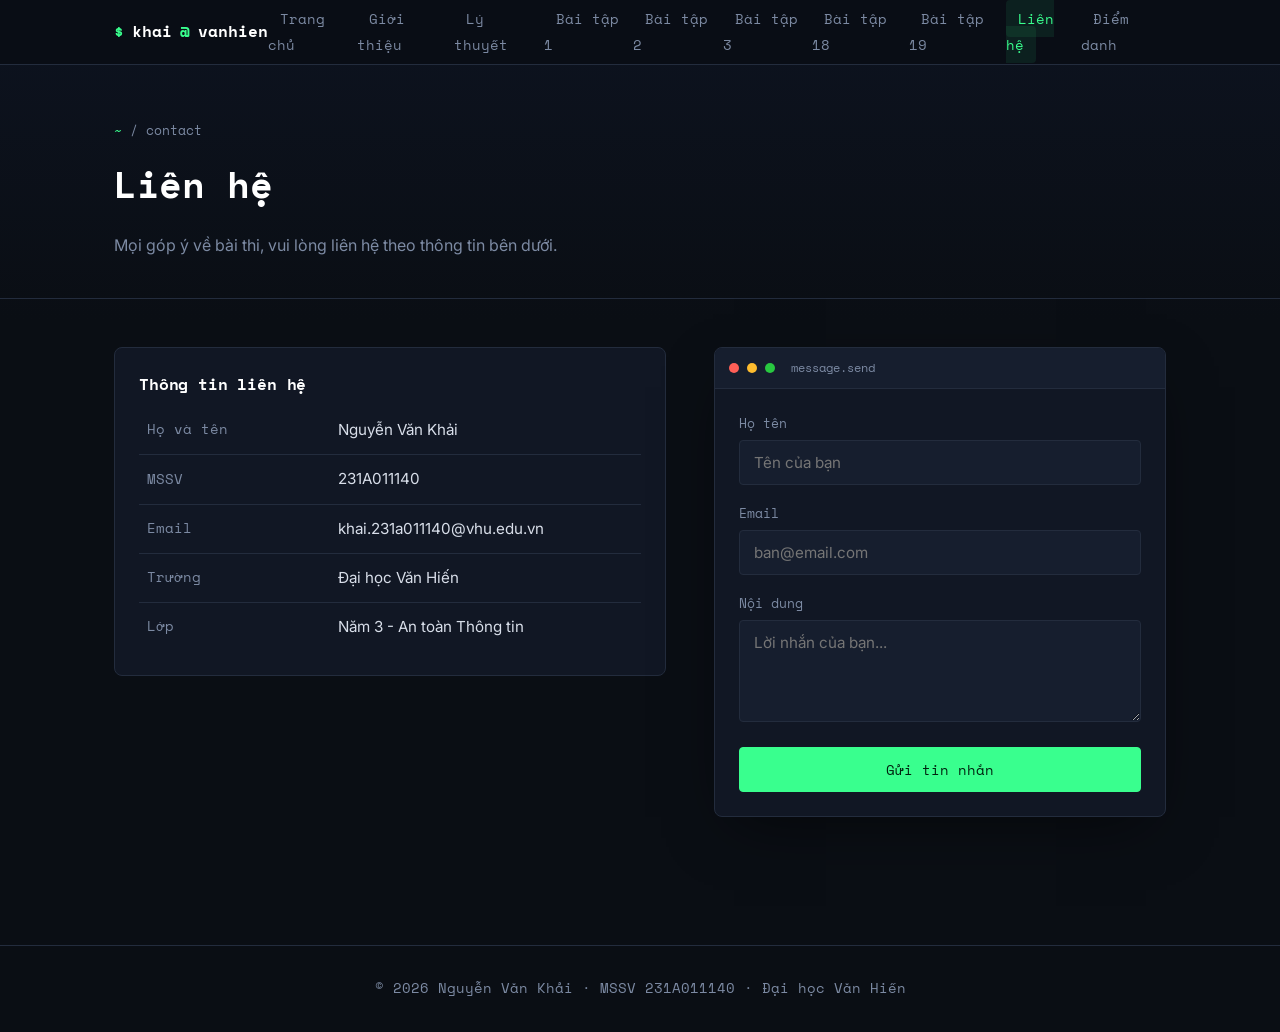
<file: contact.html>
<!DOCTYPE html>
<html lang="vi">
<head>
<meta charset="UTF-8">
<meta name="viewport" content="width=device-width, initial-scale=1.0">
<title>Liên hệ — Nguyễn Văn Khải</title>
<link href="https://fonts.googleapis.com/css2?family=Space+Mono:wght@400;700&family=Inter:wght@400;500;600;700&display=swap" rel="stylesheet">
<link rel="stylesheet" href="css/style.css">
</head>
<body>

<nav class="navbar">
  <div class="nav-inner">
    <a href="index.html" class="brand"><span class="dot">$</span> khai<span class="dot">@</span>vanhien</a>
    <button class="nav-toggle" aria-label="Mở menu">☰</button>
    <ul class="nav-links">
      <li><a href="index.html">Trang chủ</a></li>
      <li><a href="about.html">Giới thiệu</a></li>
      <li><a href="theory.html">Lý thuyết</a></li>
      <li><a href="baitap01.html">Bài tập 1</a></li>
      <li><a href="baitap02.html">Bài tập 2</a></li>
      <li><a href="baitap03.html">Bài tập 3</a></li>
      <li><a href="baitap18.html">Bài tập 18</a></li>
      <li><a href="baitap19.html">Bài tập 19</a></li>
      <li><a href="contact.html">Liên hệ</a></li>
      <li><a href="attendance.html">Điểm danh</a></li>
    </ul>
  </div>
</nav>

<div class="page-head">
  <div class="container">
    <div class="breadcrumb"><span class="accent">~</span> / contact</div>
    <h1>Liên hệ</h1>
    <p class="muted">Mọi góp ý về bài thi, vui lòng liên hệ theo thông tin bên dưới.</p>
  </div>
</div>

<section class="section" style="padding-top:0;">
  <div class="container hero-grid" style="align-items:start;">

    <div class="card">
      <h3 style="font-size:1rem;">Thông tin liên hệ</h3>
      <table class="info-table">
        <tr><td>Họ và tên</td><td>Nguyễn Văn Khải</td></tr>
        <tr><td>MSSV</td><td>231A011140</td></tr>
        <tr><td>Email</td><td>khai.231a011140@vhu.edu.vn</td></tr>
        <tr><td>Trường</td><td>Đại học Văn Hiến</td></tr>
        <tr><td>Lớp</td><td>Năm 3 - An toàn Thông tin</td></tr>
      </table>
    </div>

    <div class="terminal">
      <div class="terminal-bar">
        <span class="tdot red"></span><span class="tdot yellow"></span><span class="tdot green"></span>
        <span class="tlabel">message.send</span>
      </div>
      <div class="terminal-body" style="font-family: var(--font-body);">
        <div class="alert alert-success" id="contactSuccess">✔ Cảm ơn bạn, tin nhắn đã được ghi nhận (demo, chưa gửi server).</div>
        <form id="contactForm" novalidate>
          <div class="field">
            <label for="cname">Họ tên</label>
            <input type="text" id="cname" placeholder="Tên của bạn">
          </div>
          <div class="field">
            <label for="cemail">Email</label>
            <input type="email" id="cemail" placeholder="ban@email.com">
          </div>
          <div class="field">
            <label for="cmessage">Nội dung</label>
            <textarea id="cmessage" rows="4" placeholder="Lời nhắn của bạn..."
              style="width:100%;background:var(--surface-raised);border:1px solid var(--border);border-radius:var(--radius);padding:12px 14px;color:var(--text);font-family:var(--font-body);font-size:0.95rem;resize:vertical;"></textarea>
          </div>
          <button type="submit" class="btn btn-solid btn-block">Gửi tin nhắn</button>
        </form>
      </div>
    </div>

  </div>
</section>

<footer class="site-footer">
  <div class="container">© 2026 Nguyễn Văn Khải · MSSV 231A011140 · Đại học Văn Hiến</div>
</footer>

<script src="js/script.js"></script>
<script>
  document.getElementById('contactForm').addEventListener('submit', function (e) {
    e.preventDefault();
    document.getElementById('contactSuccess').classList.add('show');
    this.reset();
  });
</script>
</body>
</html>
</file>
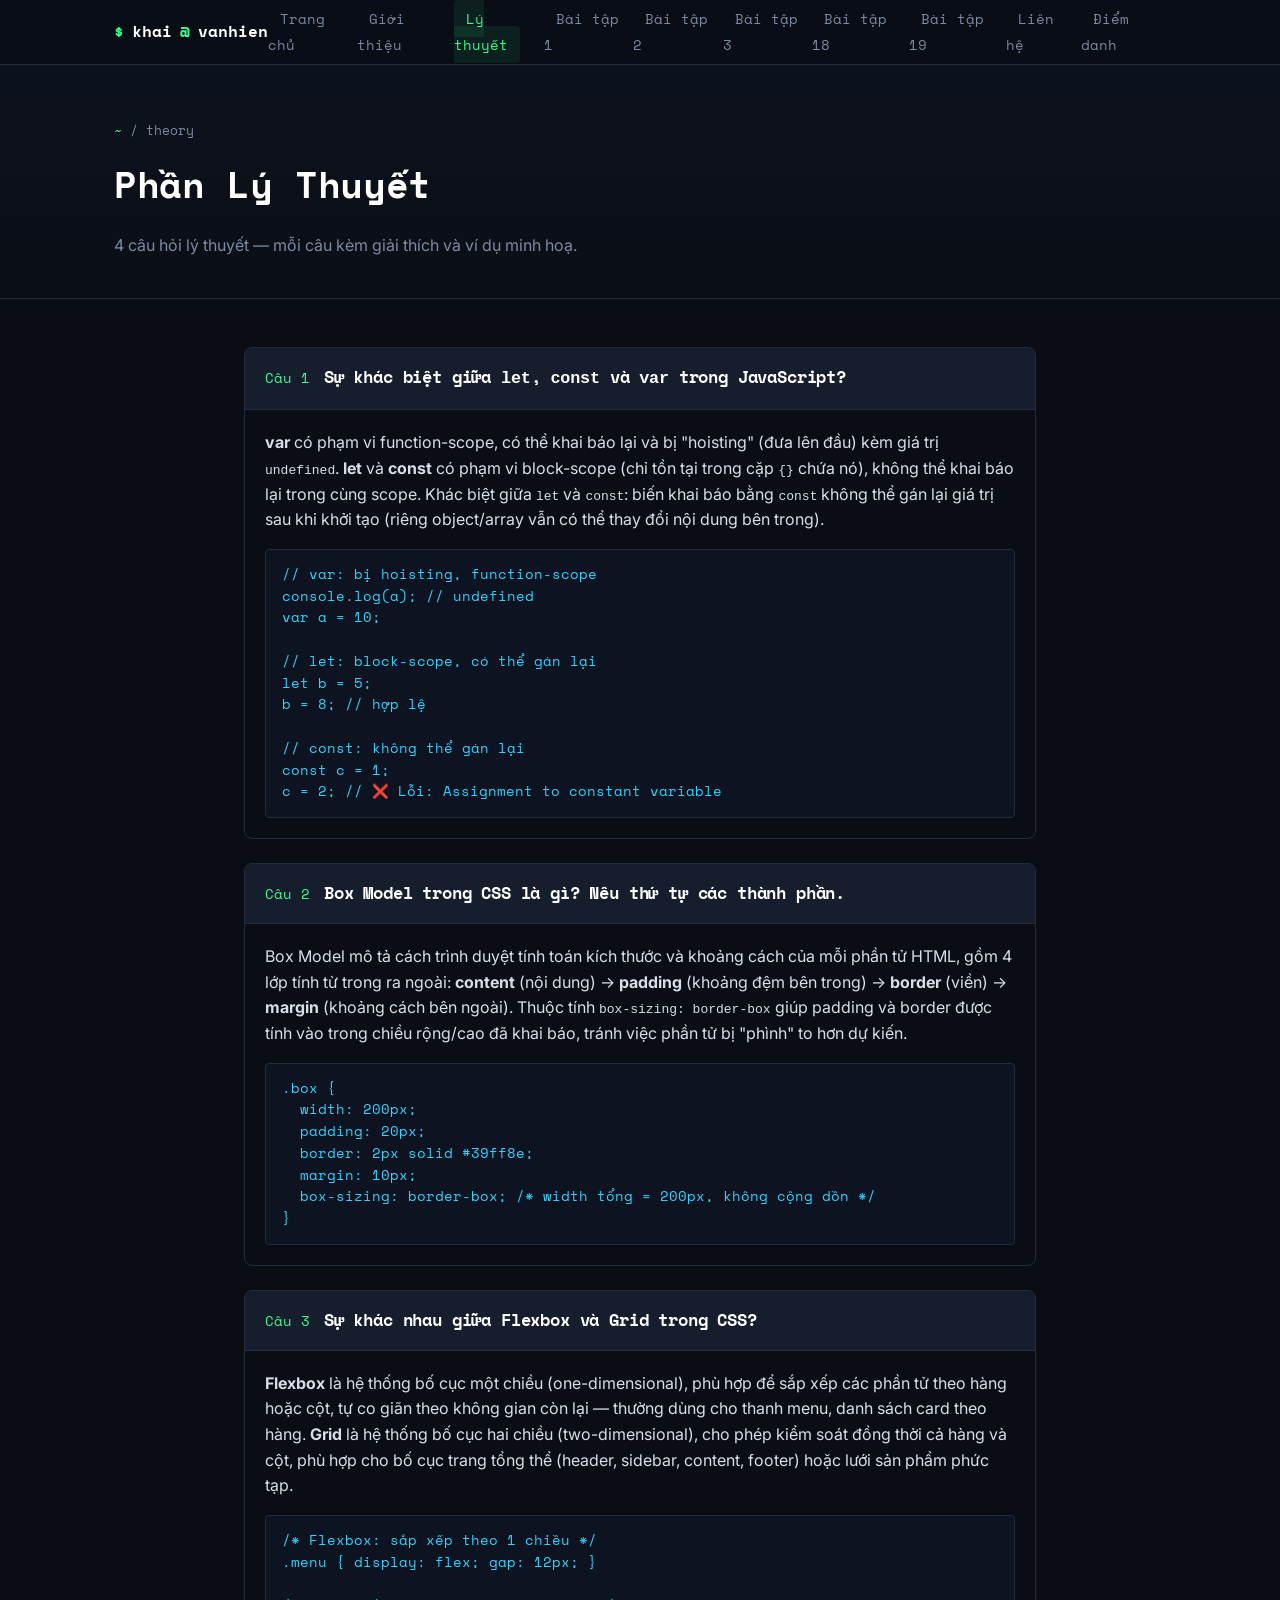
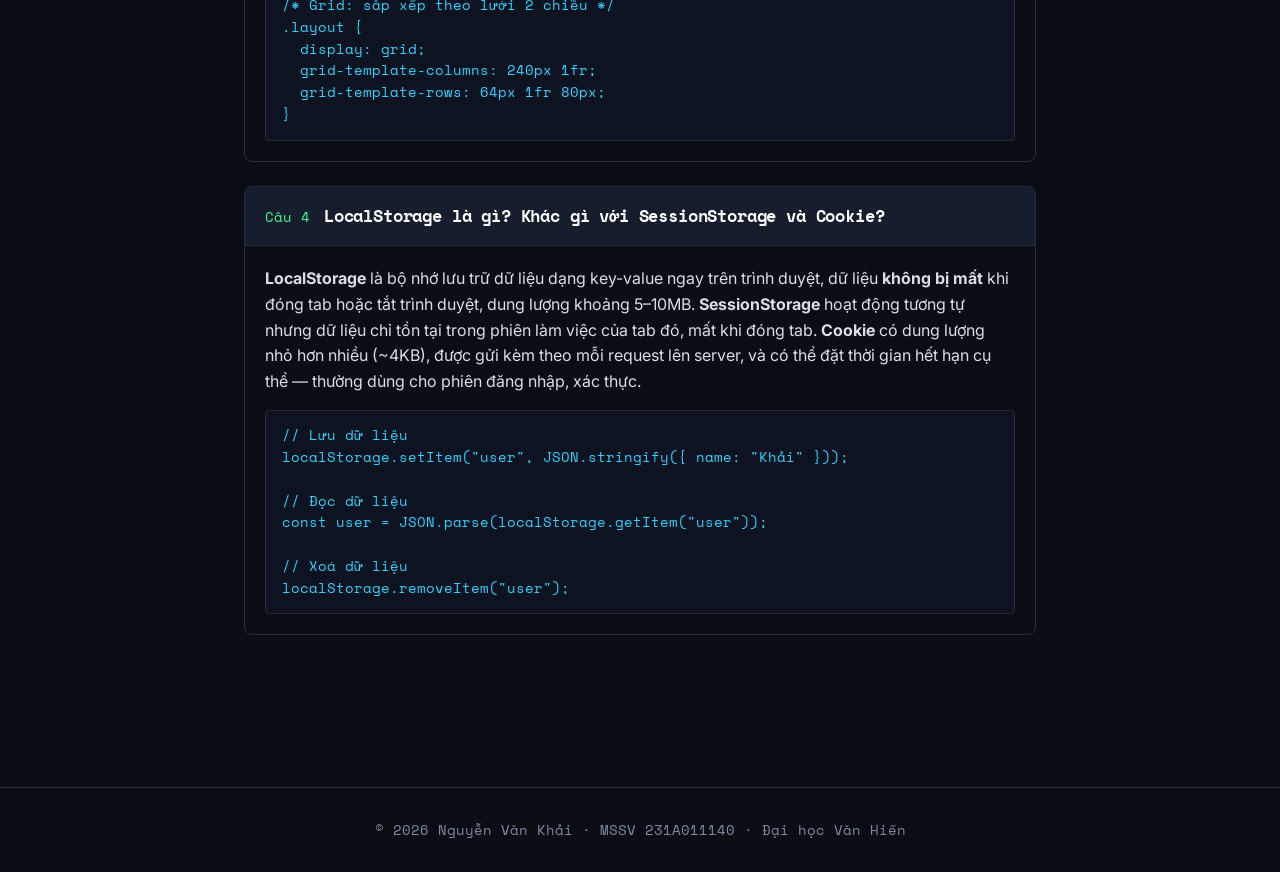
<file: theory.html>
<!DOCTYPE html>
<html lang="vi">
<head>
<meta charset="UTF-8">
<meta name="viewport" content="width=device-width, initial-scale=1.0">
<title>Lý thuyết — Đề thi số 1</title>
<link href="https://fonts.googleapis.com/css2?family=Space+Mono:wght@400;700&family=Inter:wght@400;500;600;700&display=swap" rel="stylesheet">
<link rel="stylesheet" href="css/style.css">
</head>
<body>

<nav class="navbar">
  <div class="nav-inner">
    <a href="index.html" class="brand"><span class="dot">$</span> khai<span class="dot">@</span>vanhien</a>
    <button class="nav-toggle" aria-label="Mở menu">☰</button>
    <ul class="nav-links">
      <li><a href="index.html">Trang chủ</a></li>
      <li><a href="about.html">Giới thiệu</a></li>
      <li><a href="theory.html">Lý thuyết</a></li>
      <li><a href="baitap01.html">Bài tập 1</a></li>
      <li><a href="baitap02.html">Bài tập 2</a></li>
      <li><a href="baitap03.html">Bài tập 3</a></li>
      <li><a href="baitap18.html">Bài tập 18</a></li>
      <li><a href="baitap19.html">Bài tập 19</a></li>
      <li><a href="contact.html">Liên hệ</a></li>
      <li><a href="attendance.html">Điểm danh</a></li>
    </ul>
  </div>
</nav>

<div class="page-head">
  <div class="container">
    <div class="breadcrumb"><span class="accent">~</span> / theory</div>
    <h1>Phần Lý Thuyết</h1>
    <p class="muted">4 câu hỏi lý thuyết — mỗi câu kèm giải thích và ví dụ minh hoạ.</p>
  </div>
</div>

<section class="section" style="padding-top:0;">
  <div class="container" style="max-width:840px;">

    <div class="qa-block">
      <div class="qa-q">
        <span class="q-num">Câu 1</span>
        <h3>Sự khác biệt giữa <code>let</code>, <code>const</code> và <code>var</code> trong JavaScript?</h3>
      </div>
      <div class="qa-a">
        <p><strong>var</strong> có phạm vi function-scope, có thể khai báo lại và bị "hoisting" (đưa lên đầu) kèm giá trị
        <code>undefined</code>. <strong>let</strong> và <strong>const</strong> có phạm vi block-scope (chỉ tồn tại trong
        cặp <code>{}</code> chứa nó), không thể khai báo lại trong cùng scope. Khác biệt giữa <code>let</code> và
        <code>const</code>: biến khai báo bằng <code>const</code> không thể gán lại giá trị sau khi khởi tạo (riêng object/array
        vẫn có thể thay đổi nội dung bên trong).</p>
        <div class="example">// var: bị hoisting, function-scope
console.log(a); // undefined
var a = 10;

// let: block-scope, có thể gán lại
let b = 5;
b = 8; // hợp lệ

// const: không thể gán lại
const c = 1;
c = 2; // ❌ Lỗi: Assignment to constant variable</div>
      </div>
    </div>

    <div class="qa-block">
      <div class="qa-q">
        <span class="q-num">Câu 2</span>
        <h3>Box Model trong CSS là gì? Nêu thứ tự các thành phần.</h3>
      </div>
      <div class="qa-a">
        <p>Box Model mô tả cách trình duyệt tính toán kích thước và khoảng cách của mỗi phần tử HTML, gồm 4 lớp tính
        từ trong ra ngoài: <strong>content</strong> (nội dung) → <strong>padding</strong> (khoảng đệm bên trong) →
        <strong>border</strong> (viền) → <strong>margin</strong> (khoảng cách bên ngoài). Thuộc tính
        <code>box-sizing: border-box</code> giúp padding và border được tính vào trong chiều rộng/cao đã khai báo,
        tránh việc phần tử bị "phình" to hơn dự kiến.</p>
        <div class="example">.box {
  width: 200px;
  padding: 20px;
  border: 2px solid #39ff8e;
  margin: 10px;
  box-sizing: border-box; /* width tổng = 200px, không cộng dồn */
}</div>
      </div>
    </div>

    <div class="qa-block">
      <div class="qa-q">
        <span class="q-num">Câu 3</span>
        <h3>Sự khác nhau giữa Flexbox và Grid trong CSS?</h3>
      </div>
      <div class="qa-a">
        <p><strong>Flexbox</strong> là hệ thống bố cục một chiều (one-dimensional), phù hợp để sắp xếp các phần tử
        theo hàng hoặc cột, tự co giãn theo không gian còn lại — thường dùng cho thanh menu, danh sách card theo hàng.
        <strong>Grid</strong> là hệ thống bố cục hai chiều (two-dimensional), cho phép kiểm soát đồng thời cả hàng
        và cột, phù hợp cho bố cục trang tổng thể (header, sidebar, content, footer) hoặc lưới sản phẩm phức tạp.</p>
        <div class="example">/* Flexbox: sắp xếp theo 1 chiều */
.menu { display: flex; gap: 12px; }

/* Grid: sắp xếp theo lưới 2 chiều */
.layout {
  display: grid;
  grid-template-columns: 240px 1fr;
  grid-template-rows: 64px 1fr 80px;
}</div>
      </div>
    </div>

    <div class="qa-block">
      <div class="qa-q">
        <span class="q-num">Câu 4</span>
        <h3>LocalStorage là gì? Khác gì với SessionStorage và Cookie?</h3>
      </div>
      <div class="qa-a">
        <p><strong>LocalStorage</strong> là bộ nhớ lưu trữ dữ liệu dạng key-value ngay trên trình duyệt, dữ liệu
        <strong>không bị mất</strong> khi đóng tab hoặc tắt trình duyệt, dung lượng khoảng 5–10MB.
        <strong>SessionStorage</strong> hoạt động tương tự nhưng dữ liệu chỉ tồn tại trong phiên làm việc của tab đó,
        mất khi đóng tab. <strong>Cookie</strong> có dung lượng nhỏ hơn nhiều (~4KB), được gửi kèm theo mỗi request lên
        server, và có thể đặt thời gian hết hạn cụ thể — thường dùng cho phiên đăng nhập, xác thực.</p>
        <div class="example">// Lưu dữ liệu
localStorage.setItem("user", JSON.stringify({ name: "Khải" }));

// Đọc dữ liệu
const user = JSON.parse(localStorage.getItem("user"));

// Xoá dữ liệu
localStorage.removeItem("user");</div>
      </div>
    </div>

  </div>
</section>

<footer class="site-footer">
  <div class="container">© 2026 Nguyễn Văn Khải · MSSV 231A011140 · Đại học Văn Hiến</div>
</footer>

<script src="js/script.js"></script>
</body>
</html>
</file>
<file: css/style.css>
/* =========================================================
   ĐỀ THI LẬP TRÌNH WEB - SỐ 1
   SV: Nguyễn Văn Khải - MSSV 231A011140
   Theme: Security Terminal (dark, hacker-console inspired)
   ========================================================= */

:root {
  /* Color tokens */
  --bg: #0a0e14;
  --bg-alt: #0d1320;
  --surface: #11172420;
  --surface-solid: #111724;
  --surface-raised: #161e2e;
  --border: #232c3d;
  --text: #d8dee9;
  --text-muted: #7c8aa3;
  --accent: #39ff8e;        /* security green */
  --accent-dim: #1f8a52;
  --accent-2: #2dd4ff;      /* cyan, secondary */
  --warn: #ffb454;
  --danger: #ff5c5c;

  /* Type */
  --font-display: 'Space Mono', 'JetBrains Mono', monospace;
  --font-body: 'Inter', -apple-system, BlinkMacSystemFont, 'Segoe UI', sans-serif;

  --radius: 4px;
  --maxw: 1100px;
}

* { box-sizing: border-box; }
html { scroll-behavior: smooth; }

body {
  margin: 0;
  background: var(--bg);
  background-image:
    linear-gradient(180deg, var(--bg-alt) 0%, var(--bg) 320px);
  color: var(--text);
  font-family: var(--font-body);
  line-height: 1.6;
  -webkit-font-smoothing: antialiased;
}

a { color: var(--accent-2); text-decoration: none; }
a:hover { text-decoration: underline; }

h1, h2, h3, h4 {
  font-family: var(--font-display);
  font-weight: 700;
  letter-spacing: -0.01em;
  color: #fff;
  margin: 0 0 0.5em;
}

p { margin: 0 0 1em; color: var(--text); }

.muted { color: var(--text-muted); }

img { max-width: 100%; display: block; }

::selection { background: var(--accent); color: #00220f; }

:focus-visible {
  outline: 2px solid var(--accent);
  outline-offset: 2px;
}

/* Reduced motion */
@media (prefers-reduced-motion: reduce) {
  *, *::before, *::after {
    animation-duration: 0.001ms !important;
    animation-iteration-count: 1 !important;
    transition-duration: 0.001ms !important;
    scroll-behavior: auto !important;
  }
}

/* ---------- Layout helpers ---------- */
.container {
  max-width: var(--maxw);
  margin: 0 auto;
  padding: 0 24px;
}

.section { padding: 64px 0; }
.section-tight { padding: 40px 0; }

.eyebrow {
  font-family: var(--font-display);
  font-size: 0.78rem;
  text-transform: uppercase;
  letter-spacing: 0.14em;
  color: var(--accent);
  margin-bottom: 12px;
  display: flex;
  align-items: center;
  gap: 8px;
}
.eyebrow::before {
  content: '';
  width: 8px;
  height: 8px;
  background: var(--accent);
  border-radius: 50%;
  box-shadow: 0 0 8px var(--accent);
  flex-shrink: 0;
}

/* ---------- Top navigation ---------- */
.navbar {
  position: sticky;
  top: 0;
  z-index: 100;
  background: rgba(10, 14, 20, 0.85);
  backdrop-filter: blur(10px);
  border-bottom: 1px solid var(--border);
}

.nav-inner {
  max-width: var(--maxw);
  margin: 0 auto;
  padding: 0 24px;
  display: flex;
  align-items: center;
  justify-content: space-between;
  height: 64px;
}

.brand {
  font-family: var(--font-display);
  font-weight: 700;
  color: #fff;
  font-size: 1rem;
  display: flex;
  align-items: center;
  gap: 8px;
}
.brand:hover { text-decoration: none; }
.brand .dot { color: var(--accent); }

.nav-links {
  list-style: none;
  display: flex;
  gap: 4px;
  margin: 0;
  padding: 0;
}

.nav-links a {
  color: var(--text-muted);
  font-size: 0.88rem;
  font-family: var(--font-display);
  padding: 8px 12px;
  border-radius: var(--radius);
  transition: color 0.15s, background 0.15s;
}
.nav-links a:hover {
  color: var(--accent);
  background: var(--surface-raised);
  text-decoration: none;
}
.nav-links a.active {
  color: var(--accent);
  background: rgba(57, 255, 142, 0.08);
}

.nav-toggle {
  display: none;
  background: none;
  border: 1px solid var(--border);
  color: var(--text);
  width: 40px;
  height: 40px;
  border-radius: var(--radius);
  font-size: 1.1rem;
  cursor: pointer;
}

@media (max-width: 800px) {
  .nav-toggle { display: block; }
  .nav-links {
    position: absolute;
    top: 64px;
    left: 0;
    right: 0;
    flex-direction: column;
    background: var(--surface-solid);
    border-bottom: 1px solid var(--border);
    padding: 8px;
    display: none;
  }
  .nav-links.open { display: flex; }
  .nav-links a { padding: 12px; }
}

/* ---------- Terminal window chrome (signature element) ---------- */
.terminal {
  background: var(--surface-solid);
  border: 1px solid var(--border);
  border-radius: 8px;
  overflow: hidden;
  box-shadow: 0 20px 60px -20px rgba(0,0,0,0.6);
}

.terminal-bar {
  display: flex;
  align-items: center;
  gap: 8px;
  padding: 10px 14px;
  background: var(--surface-raised);
  border-bottom: 1px solid var(--border);
}
.terminal-bar .tdot {
  width: 10px; height: 10px; border-radius: 50%;
}
.tdot.red { background: #ff5f57; }
.tdot.yellow { background: #febc2e; }
.tdot.green { background: #28c840; }
.terminal-bar .tlabel {
  margin-left: 8px;
  font-family: var(--font-display);
  font-size: 0.75rem;
  color: var(--text-muted);
}
.terminal-body {
  padding: 24px;
  font-family: var(--font-display);
}

.prompt-line { color: var(--text-muted); }
.prompt-line .prompt { color: var(--accent); }
.prompt-line .cmd { color: #fff; }

/* ---------- Buttons ---------- */
.btn {
  display: inline-flex;
  align-items: center;
  gap: 8px;
  font-family: var(--font-display);
  font-size: 0.88rem;
  padding: 11px 20px;
  border-radius: var(--radius);
  border: 1px solid var(--accent);
  background: transparent;
  color: var(--accent);
  cursor: pointer;
  transition: background 0.15s, color 0.15s, transform 0.1s;
}
.btn:hover {
  background: var(--accent);
  color: #00220f;
  text-decoration: none;
}
.btn:active { transform: scale(0.98); }

.btn-solid {
  background: var(--accent);
  color: #00220f;
}
.btn-solid:hover { background: #5dffa8; color: #00220f; }

.btn-block { width: 100%; justify-content: center; }

/* ---------- Hero ---------- */
.hero {
  padding: 88px 0 56px;
  position: relative;
}

.hero-grid {
  display: grid;
  grid-template-columns: 1.1fr 0.9fr;
  gap: 48px;
  align-items: center;
}

@media (max-width: 860px) {
  .hero-grid { grid-template-columns: 1fr; }
}

.hero h1 {
  font-size: clamp(2rem, 4.2vw, 3rem);
  line-height: 1.15;
  margin-bottom: 16px;
}
.hero h1 .accent { color: var(--accent); }

.hero-sub {
  font-size: 1.05rem;
  color: var(--text-muted);
  max-width: 52ch;
}

.hero-actions {
  display: flex;
  gap: 12px;
  margin-top: 28px;
  flex-wrap: wrap;
}

.type-cursor::after {
  content: '▌';
  color: var(--accent);
  animation: blink 1s step-end infinite;
}
@keyframes blink { 50% { opacity: 0; } }

/* ---------- Cards / grid ---------- */
.card {
  background: var(--surface-solid);
  border: 1px solid var(--border);
  border-radius: 8px;
  padding: 24px;
  transition: border-color 0.15s, transform 0.15s;
}
.card:hover {
  border-color: var(--accent-dim);
  transform: translateY(-2px);
}

.grid-3 {
  display: grid;
  grid-template-columns: repeat(3, 1fr);
  gap: 20px;
}
.grid-2 {
  display: grid;
  grid-template-columns: repeat(2, 1fr);
  gap: 20px;
}
@media (max-width: 760px) {
  .grid-3, .grid-2 { grid-template-columns: 1fr; }
}

.card-num {
  font-family: var(--font-display);
  color: var(--accent);
  font-size: 0.8rem;
  margin-bottom: 8px;
}

/* ---------- Tables / info rows ---------- */
.info-table {
  width: 100%;
  border-collapse: collapse;
  font-size: 0.95rem;
}
.info-table tr { border-bottom: 1px solid var(--border); }
.info-table tr:last-child { border-bottom: none; }
.info-table td {
  padding: 12px 8px;
}
.info-table td:first-child {
  color: var(--text-muted);
  font-family: var(--font-display);
  font-size: 0.85rem;
  width: 38%;
}

/* ---------- Forms ---------- */
.field { margin-bottom: 18px; }
.field label {
  display: block;
  font-family: var(--font-display);
  font-size: 0.82rem;
  color: var(--text-muted);
  margin-bottom: 6px;
}
.field input[type="text"],
.field input[type="email"],
.field input[type="password"],
.field input[type="search"] {
  width: 100%;
  background: var(--surface-raised);
  border: 1px solid var(--border);
  border-radius: var(--radius);
  padding: 12px 14px;
  color: var(--text);
  font-family: var(--font-body);
  font-size: 0.95rem;
  transition: border-color 0.15s;
}
.field input:focus {
  border-color: var(--accent);
  outline: none;
}
.field input.invalid { border-color: var(--danger); }
.field .error-msg {
  color: var(--danger);
  font-size: 0.8rem;
  margin-top: 6px;
  display: none;
}
.field .error-msg.show { display: block; }

.checkbox-row {
  display: flex;
  align-items: center;
  gap: 10px;
  margin-bottom: 22px;
  font-size: 0.92rem;
  color: var(--text-muted);
}
.checkbox-row input { width: 16px; height: 16px; accent-color: var(--accent); }

.alert {
  padding: 14px 16px;
  border-radius: var(--radius);
  font-size: 0.9rem;
  margin-bottom: 18px;
  display: none;
  border: 1px solid;
}
.alert.show { display: block; }
.alert-success { background: rgba(57,255,142,0.08); border-color: var(--accent-dim); color: var(--accent); }
.alert-error { background: rgba(255,92,92,0.08); border-color: var(--danger); color: var(--danger); }

/* ---------- Footer ---------- */
.site-footer {
  border-top: 1px solid var(--border);
  padding: 32px 0;
  margin-top: 64px;
  text-align: center;
  color: var(--text-muted);
  font-size: 0.85rem;
  font-family: var(--font-display);
}

/* ---------- Page header (for sub pages) ---------- */
.page-head {
  padding: 56px 0 24px;
  border-bottom: 1px solid var(--border);
  margin-bottom: 48px;
}
.page-head h1 { font-size: clamp(1.6rem, 3.4vw, 2.3rem); }
.breadcrumb {
  font-family: var(--font-display);
  font-size: 0.8rem;
  color: var(--text-muted);
  margin-bottom: 14px;
}
.breadcrumb .accent { color: var(--accent); }

/* ---------- Q&A blocks (theory page) ---------- */
.qa-block {
  border: 1px solid var(--border);
  border-radius: 8px;
  margin-bottom: 24px;
  overflow: hidden;
}
.qa-q {
  background: var(--surface-raised);
  padding: 16px 20px;
  display: flex;
  gap: 14px;
  align-items: baseline;
  border-bottom: 1px solid var(--border);
}
.qa-q .q-num {
  font-family: var(--font-display);
  color: var(--accent);
  font-size: 0.9rem;
  flex-shrink: 0;
}
.qa-q h3 { margin: 0; font-size: 1.05rem; }
.qa-a { padding: 20px; }
.qa-a .example {
  margin-top: 14px;
  background: var(--bg-alt);
  border: 1px solid var(--border);
  border-radius: var(--radius);
  padding: 14px 16px;
  font-family: var(--font-display);
  font-size: 0.85rem;
  color: var(--accent-2);
  overflow-x: auto;
  white-space: pre-wrap;
}

/* ---------- Product list (baitap01) ---------- */
.search-bar {
  position: relative;
  margin-bottom: 28px;
}
.search-bar input {
  width: 100%;
  background: var(--surface-solid);
  border: 1px solid var(--border);
  border-radius: var(--radius);
  padding: 14px 14px 14px 42px;
  color: var(--text);
  font-size: 1rem;
}
.search-bar input:focus { border-color: var(--accent); outline: none; }
.search-bar .icon {
  position: absolute;
  left: 14px; top: 50%;
  transform: translateY(-50%);
  color: var(--text-muted);
}

.product-card {
  background: var(--surface-solid);
  border: 1px solid var(--border);
  border-radius: 8px;
  padding: 18px;
  display: flex;
  flex-direction: column;
  gap: 8px;
}
.product-card .ptitle { color: #fff; font-weight: 600; font-family: var(--font-body); font-size: 1rem; }
.product-card .pprice { color: var(--accent); font-family: var(--font-display); font-size: 1.1rem; }
.product-card .pcat { color: var(--text-muted); font-size: 0.8rem; font-family: var(--font-display); }

.empty-state {
  text-align: center;
  padding: 56px 20px;
  color: var(--text-muted);
  display: none;
}
.empty-state.show { display: block; }
.empty-state .glyph { font-size: 2.2rem; margin-bottom: 12px; }

/* ---------- Countdown (baitap03) ---------- */
.countdown-wrap {
  text-align: center;
  padding: 40px 20px;
}
.countdown-display {
  font-family: var(--font-display);
  font-size: clamp(3.2rem, 12vw, 6rem);
  font-weight: 700;
  color: var(--accent);
  letter-spacing: 0.04em;
  text-shadow: 0 0 30px rgba(57,255,142,0.25);
  transition: color 0.3s, text-shadow 0.3s;
}
.countdown-display.danger {
  color: var(--danger);
  text-shadow: 0 0 30px rgba(255,92,92,0.4);
  animation: pulse 1s ease-in-out infinite;
}
@keyframes pulse {
  0%, 100% { transform: scale(1); }
  50% { transform: scale(1.04); }
}
.countdown-bar {
  width: 100%;
  max-width: 420px;
  margin: 24px auto 0;
  height: 6px;
  background: var(--surface-raised);
  border-radius: 3px;
  overflow: hidden;
}
.countdown-bar-fill {
  height: 100%;
  background: var(--accent);
  width: 100%;
  transition: width 1s linear, background 0.3s;
}
.countdown-bar-fill.danger { background: var(--danger); }
.countdown-controls {
  display: flex;
  gap: 12px;
  justify-content: center;
  margin-top: 28px;
  flex-wrap: wrap;
}

/* ---------- Avatar ---------- */
.avatar {
  width: 140px;
  height: 140px;
  border-radius: 50%;
  border: 2px solid var(--accent);
  object-fit: cover;
  box-shadow: 0 0 0 6px rgba(57,255,142,0.08);
}

/* ---------- Deploy box (attendance) ---------- */
.deploy-box {
  border: 1px dashed var(--border);
  border-radius: 8px;
  padding: 20px;
  margin-top: 18px;
  font-family: var(--font-display);
  color: var(--text-muted);
  font-size: 0.85rem;
}
</file>
